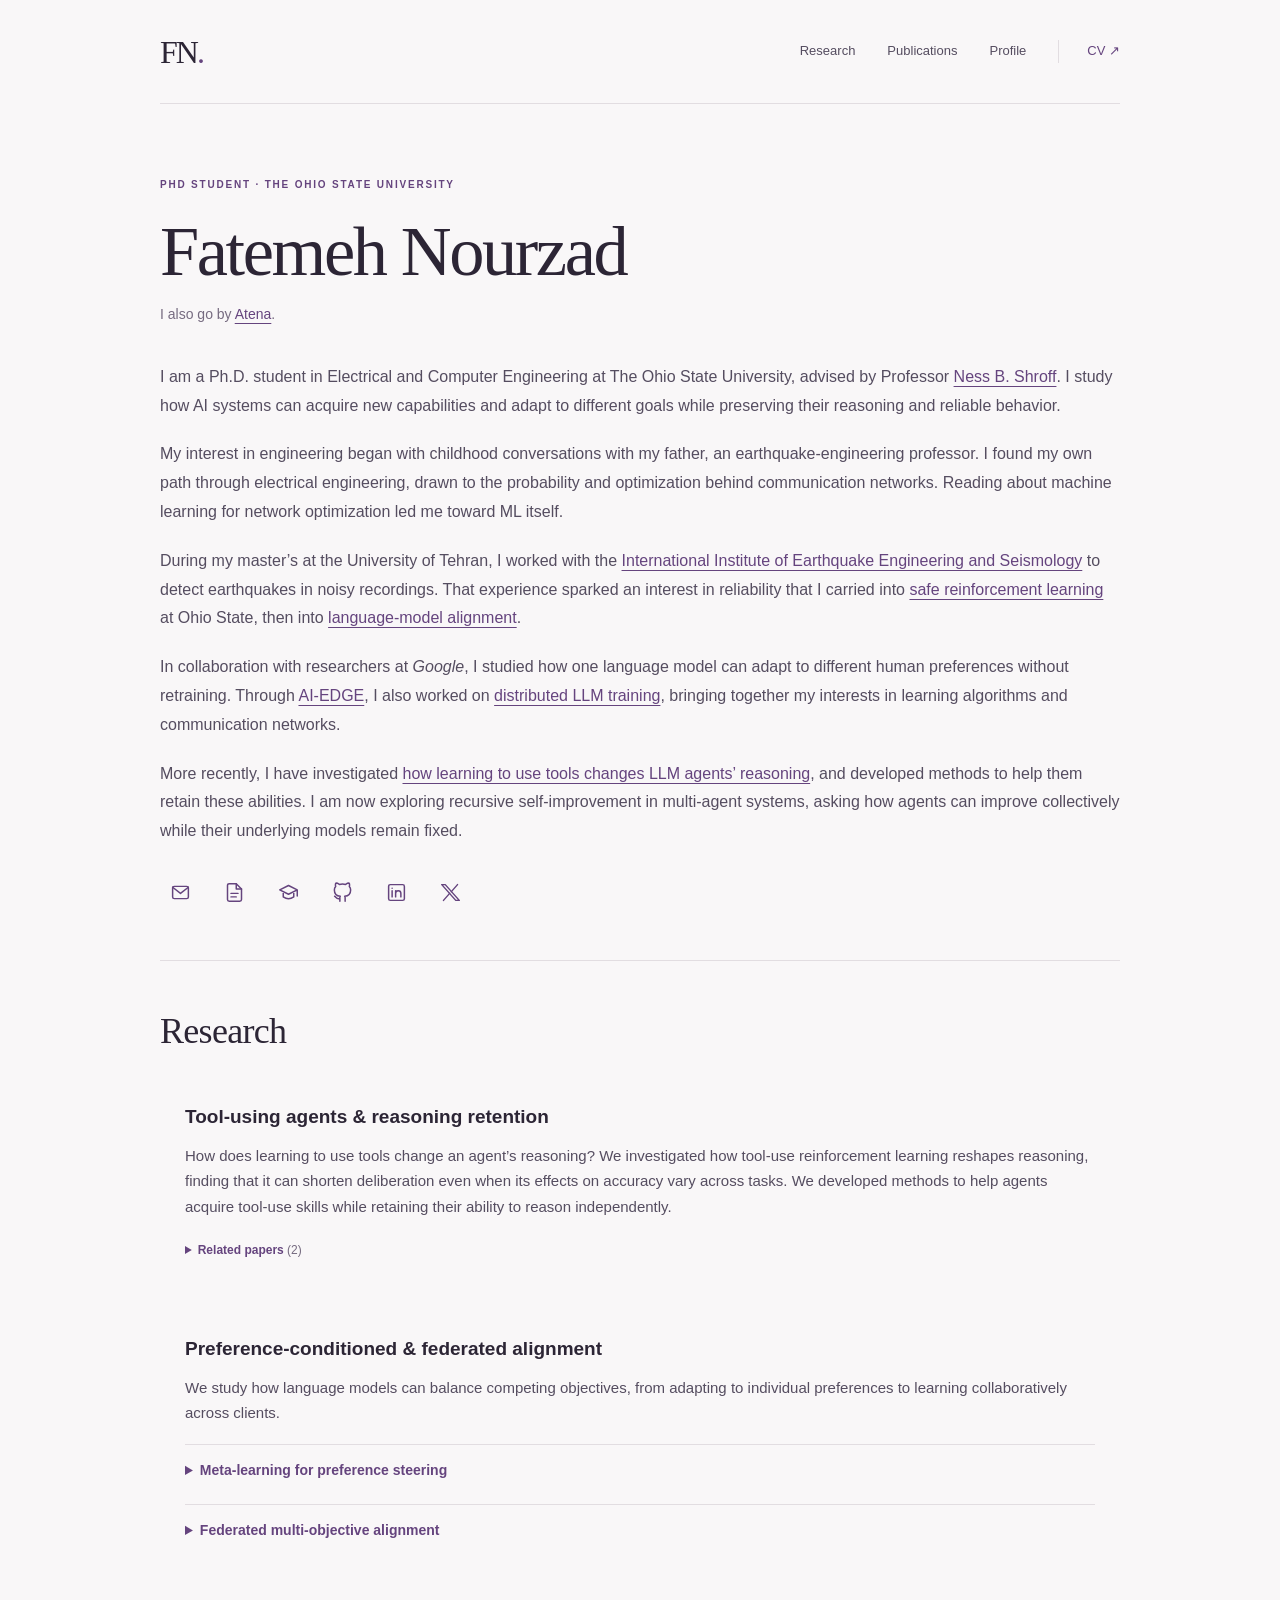
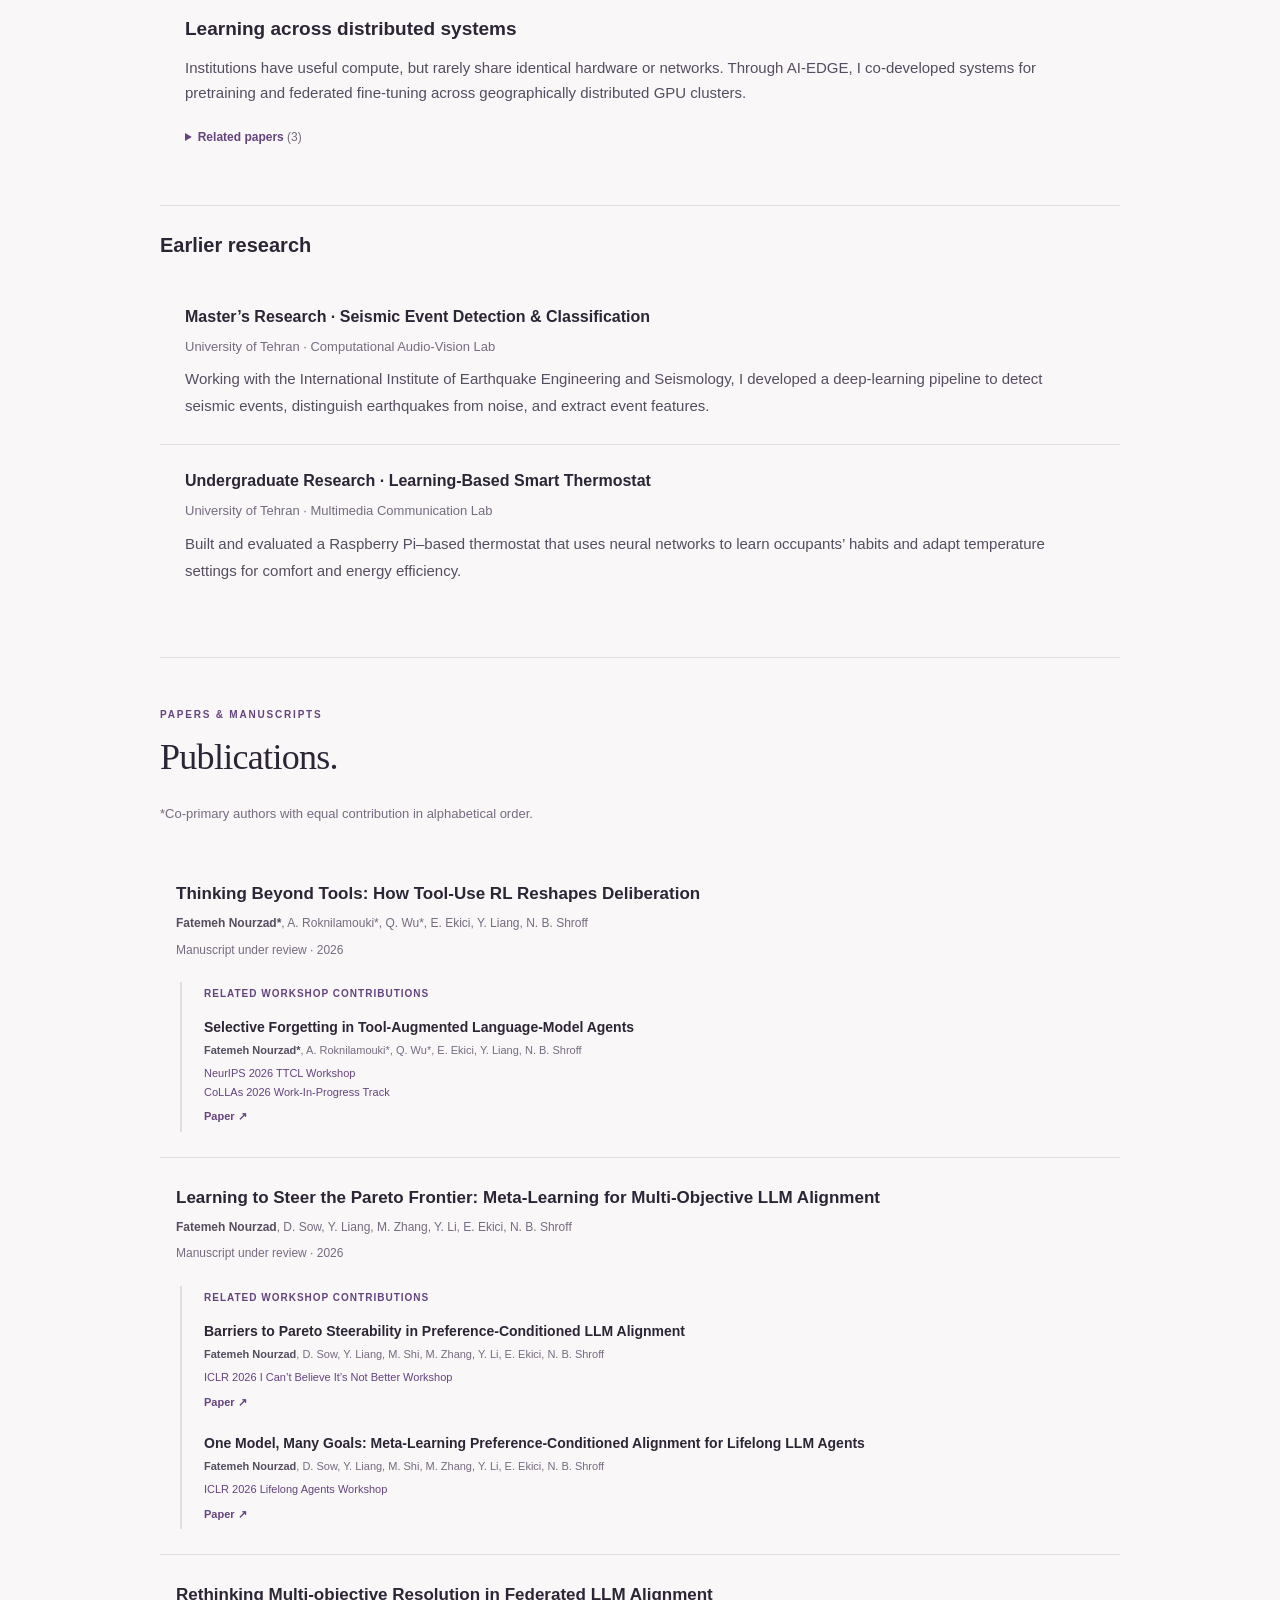
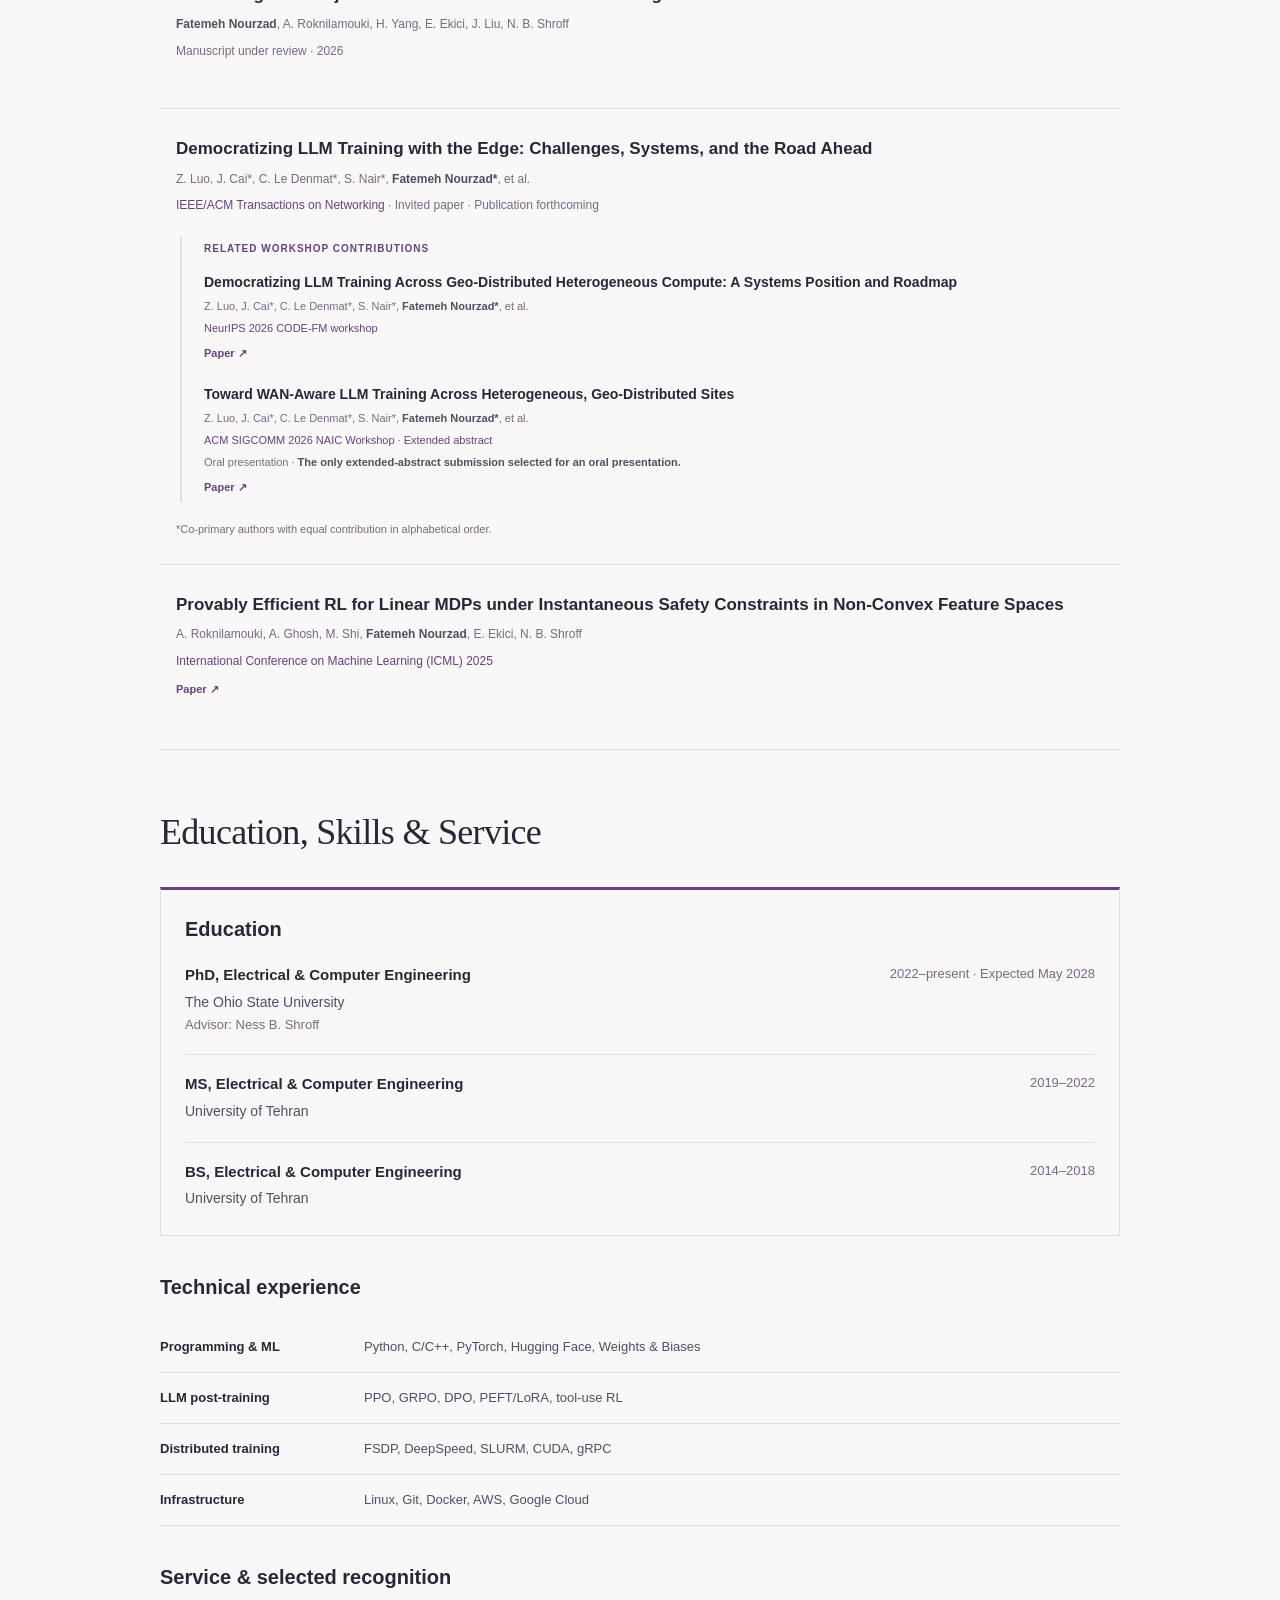
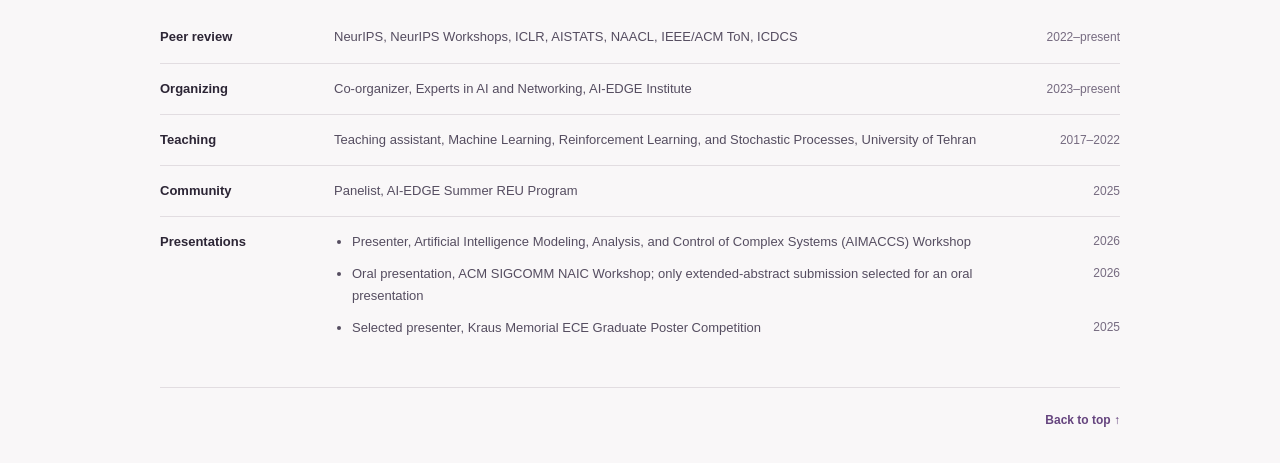
<file: index.html>
<!doctype html>
<html lang="en">
<head>
  <meta charset="utf-8">
  <meta name="viewport" content="width=device-width, initial-scale=1">
  <meta name="description" content="Fatemeh (Atena) Nourzad — PhD student at The Ohio State University researching language-model agents, multi-objective alignment, and distributed learning.">
  <meta name="theme-color" content="#f9f7f8">
  <title>Fatemeh Nourzad · Research</title>
  <link rel="stylesheet" href="styles.css">
</head>
<body>
<a class="skip" href="#main">Skip to content</a>
<header class="header wrap">
  <a class="wordmark" href="#home" aria-label="Fatemeh Nourzad, home">FN<span>.</span></a>
  <nav aria-label="Main navigation">
    <a href="#research">Research</a><a href="#publications">Publications</a><a href="#background">Profile</a><a class="nav-cv" href="cv.pdf">CV <span aria-hidden="true">↗</span></a>
  </nav>
</header>
<main id="main" class="wrap">
  <section id="home" class="intro" aria-labelledby="name">
    <p class="eyebrow">PhD student · The Ohio State University</p>
    <h1 id="name">Fatemeh Nourzad<span class="preferred">I also go by <a href="https://en.wikipedia.org/wiki/Athena">Atena</a>.</span></h1>
    <div class="intro-grid">
      <div>
        <p class="bio">I am a Ph.D. student in Electrical and Computer Engineering at The Ohio State University, advised by Professor <a href="https://u.osu.edu/shroff-11/">Ness B. Shroff</a>. I study how AI systems can acquire new capabilities and adapt to different goals while preserving their reasoning and reliable behavior.</p>
        <p class="bio">My interest in engineering began with childhood conversations with my father, an earthquake-engineering professor. I found my own path through electrical engineering, drawn to the probability and optimization behind communication networks. Reading about machine learning for network optimization led me toward ML itself.</p>
        <p class="bio">During my master’s at the University of Tehran, I worked with the <a href="https://www.iiees.ac.ir/en/">International Institute of Earthquake Engineering and Seismology</a> to detect earthquakes in noisy recordings. That experience sparked an interest in reliability that I carried into <a href="#pub-icml">safe reinforcement learning</a> at Ohio State, then into <a href="#research-alignment">language-model alignment</a>.</p>
        <p class="bio">In collaboration with researchers at <em>Google</em>, I studied how one language model can adapt to different human preferences without retraining. Through <a href="https://aiedge.osu.edu">AI-EDGE</a>, I also worked on <a href="#research-systems">distributed LLM training</a>, bringing together my interests in learning algorithms and communication networks.</p>
        <p class="bio">More recently, I have investigated <a href="#research-agents">how learning to use tools changes LLM agents’ reasoning</a>, and developed methods to help them retain these abilities. I am now exploring recursive self-improvement in multi-agent systems, asking how agents can improve collectively while their underlying models remain fixed.</p>
        <div class="contact-links" aria-label="Professional links"><a href="mailto:nourzad.1@osu.edu" aria-label="Email" title="Email"><svg class="social-icon" aria-hidden="true" focusable="false" viewBox="0 0 24 24"><rect x="3" y="5" width="18" height="14" rx="2"/><path d="m3 6 9 7 9-7"/></svg></a><a href="cv.pdf" aria-label="Curriculum vitae (PDF)" title="Curriculum vitae (PDF)"><svg class="social-icon" aria-hidden="true" focusable="false" viewBox="0 0 24 24"><path d="M14 2H6a2 2 0 0 0-2 2v16a2 2 0 0 0 2 2h12a2 2 0 0 0 2-2V8z"/><path d="M14 2v6h6M8 13h8M8 17h6"/></svg></a><a href="https://scholar.google.com/citations?user=0tPAHdUAAAAJ&amp;hl=en" aria-label="Google Scholar" title="Google Scholar"><svg class="social-icon" aria-hidden="true" focusable="false" viewBox="0 0 24 24"><path d="m2 9 10-5 10 5-10 5zM6 11v6c4 3 8 3 12 0v-6M22 9v7"/></svg></a><a href="https://github.com/atinourzad" aria-label="GitHub" title="GitHub"><svg class="social-icon" aria-hidden="true" focusable="false" viewBox="0 0 24 24"><path d="M9 19c-4.3 1.3-4.3-2.2-6-2.7M15 22v-3.5c0-1 .1-1.6-.5-2.2 3.3-.4 6.8-1.6 6.8-7.3 0-1.6-.6-2.9-1.5-3.9.1-.4.7-1.9-.2-3.8 0 0-1.2-.4-4 1.5a13.5 13.5 0 0 0-7.2 0c-2.8-1.9-4-1.5-4-1.5-.9 1.9-.3 3.4-.2 3.8C3.3 6.1 2.7 7.4 2.7 9c0 5.7 3.5 6.9 6.8 7.3-.5.5-.6 1.2-.5 2.2V22"/></svg></a><a href="https://www.linkedin.com/in/fatemeh-nourzad/" aria-label="LinkedIn" title="LinkedIn"><svg class="social-icon" aria-hidden="true" focusable="false" viewBox="0 0 24 24"><rect x="3" y="3" width="18" height="18" rx="2"/><path d="M7 10v7M7 7v.1M11 17v-7M11 13a3 3 0 0 1 6 0v4"/></svg></a><a href="https://x.com/atinourzad?s=11" aria-label="X" title="X"><svg class="social-icon" aria-hidden="true" focusable="false" viewBox="0 0 24 24"><path d="m4 3 16 18h-4L0 3z" transform="translate(2 0)"/><path d="m20 3-7 8M4 21l7-8"/></svg></a></div>
      </div>
    </div>
  </section>

  <section id="research" class="section" aria-labelledby="research-title">
    <div class="section-heading"><div><h2 id="research-title">Research</h2></div></div>
    <article class="research-row" id="research-agents"><div><h3>Tool-using agents &amp; reasoning retention</h3><p>How does learning to use tools change an agent’s reasoning? We investigated how tool-use reinforcement learning reshapes reasoning, finding that it can shorten deliberation even when its effects on accuracy vary across tasks. We developed methods to help agents acquire tool-use skills while retaining their ability to reason independently.</p><details class="related-papers"><summary>Related papers <span class="paper-count">(2)</span></summary><ul><li><a href="#pub-agents">Selective Forgetting in Tool-Augmented Language-Model Agents</a><span>NeurIPS 2026 TTCL Workshop<br>CoLLAs 2026 Work-In-Progress Track</span></li><li><a href="#pub-deliberation">Thinking Beyond Tools: How Tool-Use RL Reshapes Deliberation</a><span>Manuscript under review · 2026</span></li></ul></details></div></article>
    <article class="research-row" id="research-alignment"><div><h3>Preference-conditioned &amp; federated alignment</h3><p>We study how language models can balance competing objectives, from adapting to individual preferences to learning collaboratively across clients.</p><details class="project-detail" id="research-meta"><summary>Meta-learning for preference steering</summary><div class="project-content"><p>In collaboration with researchers at <em>Google</em>, we developed a meta-learning framework that trains a single language-model policy to respond to different preference combinations at inference time, without retraining. We evaluated how well it balances competing objectives and generalizes to unseen preferences, and investigated optimization and geometric barriers that can limit continuous steering.</p><details class="related-papers"><summary>Related papers <span class="paper-count">(3)</span></summary><ul><li><a href="#pub-frontier">Learning to Steer the Pareto Frontier: Meta-Learning for Multi-Objective LLM Alignment</a><span>Manuscript under review · 2026</span></li><li><a href="#pub-alignment">Barriers to Pareto Steerability in Preference-Conditioned LLM Alignment</a><span>ICLR 2026 I Can’t Believe It’s Not Better Workshop</span></li><li><a href="#pub-many-goals">One Model, Many Goals: Meta-Learning Preference-Conditioned Alignment for Lifelong LLM Agents</a><span>ICLR 2026 Lifelong Agents Workshop</span></li></ul></details></div></details><details class="project-detail" id="research-federated"><summary>Federated multi-objective alignment</summary><div class="project-content"><p>How can clients align a shared language model when their objectives conflict and their data remain local? We developed a federated multi-objective alignment framework in which clients solve regularized optimization problems locally. This controls cross-client objective disagreement and reduces communication by avoiding the transmission of separate gradients for every objective. We established finite-time Pareto-stationarity bounds and evaluated the method across heterogeneous clients.</p><details class="related-papers"><summary>Related papers <span class="paper-count">(1)</span></summary><ul><li><a href="#pub-rethinking">Rethinking Multi-objective Resolution in Federated LLM Alignment</a><span>Manuscript under review · 2026</span></li></ul></details></div></details></div></article>
    <article class="research-row" id="research-systems"><div><h3>Learning across distributed systems</h3><p>Institutions have useful compute, but rarely share identical hardware or networks. Through AI-EDGE, I co-developed systems for pretraining and federated fine-tuning across geographically distributed GPU clusters.</p><details class="related-papers"><summary>Related papers <span class="paper-count">(3)</span></summary><ul><li><a href="#pub-systems">Democratizing LLM Training with the Edge: Challenges, Systems, and the Road Ahead</a><span>IEEE/ACM ToN · Invited paper · Accepted · Publication forthcoming</span></li><li><a href="#pub-roadmap">Democratizing LLM Training Across Geo-Distributed Heterogeneous Compute: A Systems Position and Roadmap</a><span>NeurIPS 2026 CODE-FM workshop</span></li><li><a href="#pub-sigcomm">Toward WAN-Aware LLM Training Across Heterogeneous, Geo-Distributed Sites</a><span>ACM SIGCOMM NAIC Workshop · Extended abstract · Oral presentation · 2026</span></li></ul></details></div></article>
    <div class="earlier-research"><h3>Earlier research</h3><article class="earlier-project"><div class="earlier-project-heading"><h4>Master’s Research · Seismic Event Detection &amp; Classification</h4></div><p class="earlier-lab">University of Tehran · Computational Audio-Vision Lab</p><p>Working with the International Institute of Earthquake Engineering and Seismology, I developed a deep-learning pipeline to detect seismic events, distinguish earthquakes from noise, and extract event features.</p></article><article class="earlier-project"><div class="earlier-project-heading"><h4>Undergraduate Research · Learning-Based Smart Thermostat</h4></div><p class="earlier-lab">University of Tehran · Multimedia Communication Lab</p><p>Built and evaluated a Raspberry Pi–based thermostat that uses neural networks to learn occupants’ habits and adapt temperature settings for comfort and energy efficiency.</p></article></div>
  </section>

  <section id="publications" class="section" aria-labelledby="grouped-title"><div class="section-heading"><div><p class="eyebrow">Papers &amp; manuscripts</p><h2 id="grouped-title">Publications.</h2></div></div><p class="section-description">*Co-primary authors with equal contribution in alphabetical order.</p><div class="publication-group"><article class="publication" id="pub-deliberation"><div><h3>Thinking Beyond Tools: How Tool-Use RL Reshapes Deliberation</h3><p class="authors"><strong>Fatemeh Nourzad*</strong>, A. Roknilamouki*, Q. Wu*, E. Ekici, Y. Liang, N. B. Shroff</p><p class="venue muted">Manuscript under review · 2026</p></div></article><div class="nested-workshops"><p class="workshop-label">Related workshop contributions</p><ul class="workshop-list"><li id="pub-agents"><h4>Selective Forgetting in Tool-Augmented Language-Model Agents</h4><p class="authors"><strong>Fatemeh Nourzad*</strong>, A. Roknilamouki*, Q. Wu*, E. Ekici, Y. Liang, N. B. Shroff</p><p class="venue">NeurIPS 2026 TTCL Workshop<br>CoLLAs 2026 Work-In-Progress Track</p><a class="paper-link" href="https://openreview.net/pdf?id=LR42v6QEQr">Paper ↗</a></li></ul></div></div>
<div class="publication-group"><article class="publication" id="pub-frontier"><div><h3>Learning to Steer the Pareto Frontier: Meta-Learning for Multi-Objective LLM Alignment</h3><p class="authors"><strong>Fatemeh Nourzad</strong>, D. Sow, Y. Liang, M. Zhang, Y. Li, E. Ekici, N. B. Shroff</p><p class="venue muted">Manuscript under review · 2026</p></div></article><div class="nested-workshops"><p class="workshop-label">Related workshop contributions</p><ul class="workshop-list"><li id="pub-alignment"><h4>Barriers to Pareto Steerability in Preference-Conditioned LLM Alignment</h4><p class="authors"><strong>Fatemeh Nourzad</strong>, D. Sow, Y. Liang, M. Shi, M. Zhang, Y. Li, E. Ekici, N. B. Shroff</p><p class="venue">ICLR 2026 I Can’t Believe It’s Not Better Workshop</p><a class="paper-link" href="https://openreview.net/forum?id=GVlh3flsqF">Paper ↗</a></li><li id="pub-many-goals"><h4>One Model, Many Goals: Meta-Learning Preference-Conditioned Alignment for Lifelong LLM Agents</h4><p class="authors"><strong>Fatemeh Nourzad</strong>, D. Sow, Y. Liang, M. Shi, M. Zhang, Y. Li, E. Ekici, N. B. Shroff</p><p class="venue">ICLR 2026 Lifelong Agents Workshop</p><a class="paper-link" href="https://openreview.net/forum?id=2FVShQSae2">Paper ↗</a></li></ul></div></div>
<div class="publication-group"><article class="publication" id="pub-rethinking"><div><h3>Rethinking Multi-objective Resolution in Federated LLM Alignment</h3><p class="authors"><strong>Fatemeh Nourzad</strong>, A. Roknilamouki, H. Yang, E. Ekici, J. Liu, N. B. Shroff</p><p class="venue muted">Manuscript under review · 2026</p></div></article></div>
<div class="publication-group"><article class="publication" id="pub-systems"><div><h3>Democratizing LLM Training with the Edge: Challenges, Systems, and the Road Ahead</h3><p class="authors">Z. Luo, J. Cai*, C. Le Denmat*, S. Nair*, <strong>Fatemeh Nourzad*</strong>, et al.</p><p class="venue">IEEE/ACM Transactions on Networking <span>· Invited paper · Publication forthcoming</span></p></div></article><div class="nested-workshops"><p class="workshop-label">Related workshop contributions</p><ul class="workshop-list"><li id="pub-roadmap"><h4><a href="https://openreview.net/pdf?id=pezODLJ0Fc">Democratizing LLM Training Across Geo-Distributed Heterogeneous Compute: A Systems Position and Roadmap</a></h4><p class="authors">Z. Luo, J. Cai*, C. Le Denmat*, S. Nair*, <strong>Fatemeh Nourzad*</strong>, et al.</p><p class="venue">NeurIPS 2026 CODE-FM workshop</p><a class="paper-link" href="https://openreview.net/pdf?id=pezODLJ0Fc">Paper ↗</a></li><li id="pub-sigcomm"><h4><a href="https://dl.acm.org/doi/pdf/10.1145/3789240.3828748">Toward WAN-Aware LLM Training Across Heterogeneous, Geo-Distributed Sites</a></h4><p class="authors">Z. Luo, J. Cai*, C. Le Denmat*, S. Nair*, <strong>Fatemeh Nourzad*</strong>, et al.</p><p class="venue">ACM SIGCOMM 2026 NAIC Workshop · Extended abstract</p><p class="authors">Oral presentation · <strong>The only extended-abstract submission selected for an oral presentation.</strong></p><a class="paper-link" href="https://dl.acm.org/doi/pdf/10.1145/3789240.3828748">Paper ↗</a></li></ul></div><p class="authorship-note">*Co-primary authors with equal contribution in alphabetical order.</p></div>
<div class="publication-group"><article class="publication" id="pub-icml"><div><h3><a href="https://proceedings.mlr.press/v267/roknilamouki25a.html">Provably Efficient RL for Linear MDPs under Instantaneous Safety Constraints in Non-Convex Feature Spaces</a></h3><p class="authors">A. Roknilamouki, A. Ghosh, M. Shi, <strong>Fatemeh Nourzad</strong>, E. Ekici, N. B. Shroff</p><p class="venue">International Conference on Machine Learning (ICML) 2025</p><a class="paper-link" href="https://proceedings.mlr.press/v267/roknilamouki25a.html">Paper ↗</a></div></article></div></section>

  <section id="background" class="section" aria-labelledby="background-title">
    <div class="section-heading"><div><h2 id="background-title">Education, Skills &amp; Service</h2></div></div>
    <div class="background-grid">
      <section class="background-panel" aria-labelledby="education-heading">
        <h3 id="education-heading">Education</h3>
        <div class="background-item education-row"><div class="education-copy"><h4>PhD, Electrical &amp; Computer Engineering</h4><p>The Ohio State University</p><p class="detail">Advisor: Ness B. Shroff</p></div><p class="date">2022–present · Expected May 2028</p></div>
        <div class="background-item education-row"><div class="education-copy"><h4>MS, Electrical &amp; Computer Engineering</h4><p>University of Tehran</p></div><p class="date">2019–2022</p></div>
        <div class="background-item education-row"><div class="education-copy"><h4>BS, Electrical &amp; Computer Engineering</h4><p>University of Tehran</p></div><p class="date">2014–2018</p></div>
      </section>
      
    </div>
    
<section class="technical-experience" aria-labelledby="technical-heading">
      <h3 id="technical-heading">Technical experience</h3>
      <dl class="technical-list">
        <div><dt>Programming &amp; ML</dt><dd>Python, C/C++, PyTorch, Hugging Face, Weights &amp; Biases</dd></div>
        <div><dt>LLM post-training</dt><dd>PPO, GRPO, DPO, PEFT/LoRA, tool-use RL</dd></div>
        <div><dt>Distributed training</dt><dd>FSDP, DeepSpeed, SLURM, CUDA, gRPC</dd></div>
        <div><dt>Infrastructure</dt><dd>Linux, Git, Docker, AWS, Google Cloud</dd></div>
      </dl>
    </section>
    <div class="service">
      <h3 class="group-heading">Service &amp; selected recognition</h3>
      <dl>
        <div><dt>Peer review</dt><dd><span class="service-copy">NeurIPS, NeurIPS Workshops, ICLR, AISTATS, NAACL, IEEE/ACM ToN, ICDCS</span><span class="service-date">2022–present</span></dd></div>
        <div><dt>Organizing</dt><dd><span class="service-copy">Co-organizer, Experts in AI and Networking, AI-EDGE Institute</span><span class="service-date">2023–present</span></dd></div>
        <div><dt>Teaching</dt><dd><span class="service-copy">Teaching assistant, Machine Learning, Reinforcement Learning, and Stochastic Processes, University of Tehran</span><span class="service-date">2017–2022</span></dd></div>
        <div><dt>Community</dt><dd><span class="service-copy">Panelist, AI-EDGE Summer REU Program</span><span class="service-date">2025</span></dd></div>
        <div><dt>Presentations</dt><dd class="presentation-cell">
          <ul class="presentation-list">
            <li><span class="presentation-copy">Presenter, Artificial Intelligence Modeling, Analysis, and Control of Complex Systems (AIMACCS) Workshop</span><span class="service-date">2026</span></li>
            <li><span class="presentation-copy">Oral presentation, ACM SIGCOMM NAIC Workshop; only extended-abstract submission selected for an oral presentation</span><span class="service-date">2026</span></li>
            <li><span class="presentation-copy">Selected presenter, Kraus Memorial ECE Graduate Poster Competition</span><span class="service-date">2025</span></li>
          </ul>
        </dd></div>
      </dl>
    </div>
  </section>
<div class="page-end"><a href="#home">Back to top <span aria-hidden="true">↑</span></a></div>
</main>
<script src="interactions.js" defer></script>
<script src="font-preview.js" defer></script>
</body>
</html>
</file>
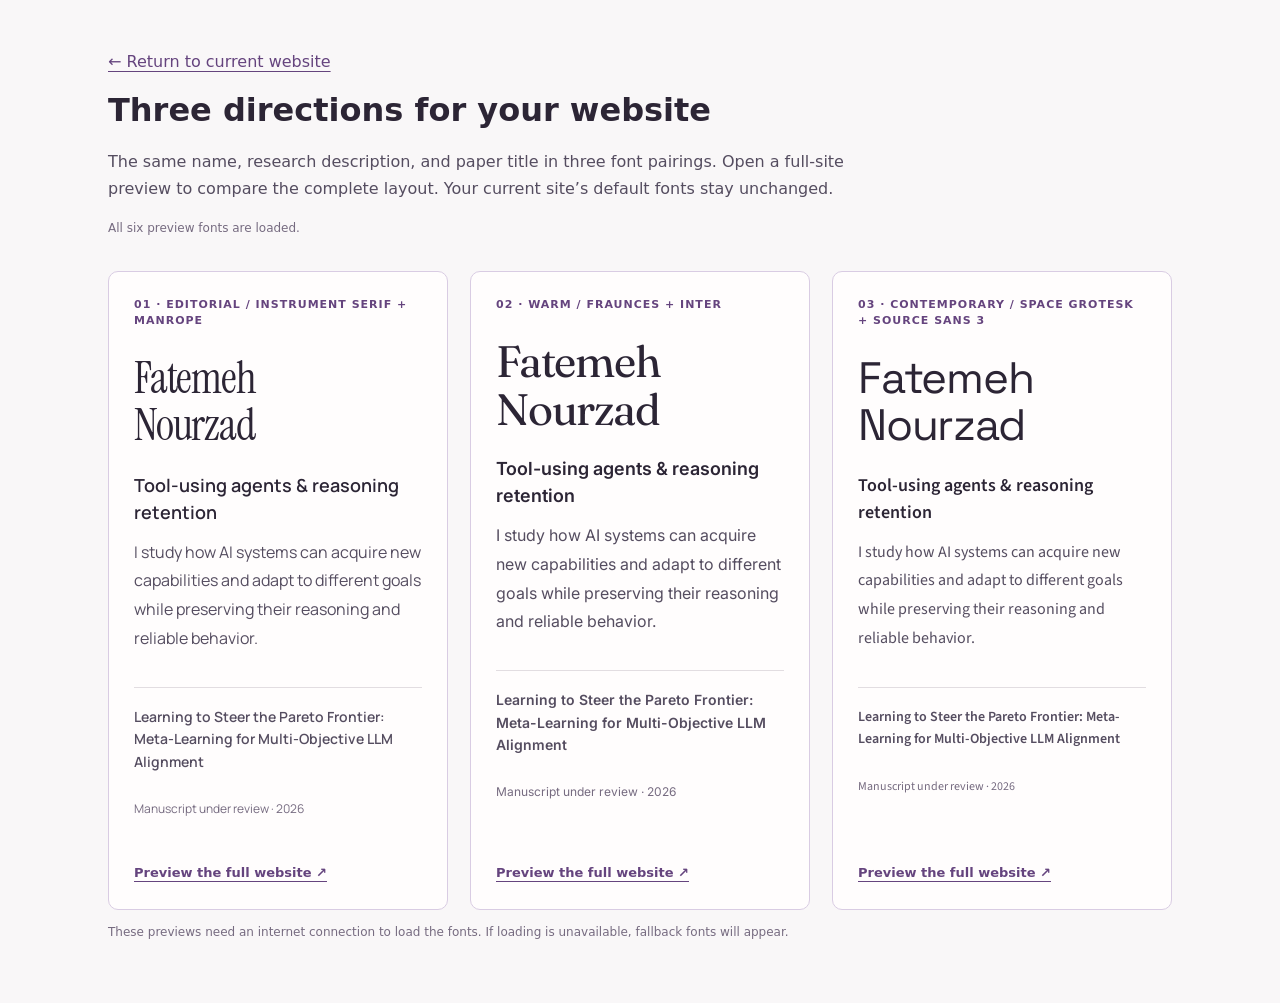
<file: font-demos.html>
<!doctype html>
<html lang="en"><head><meta charset="utf-8"><meta name="viewport" content="width=device-width,initial-scale=1">
<title>Font demos · Fatemeh Nourzad</title>
<link rel="stylesheet" href="https://fonts.googleapis.com/css2?family=Instrument+Serif:ital@0;1&amp;family=Manrope:wght@400;500;600&amp;family=Fraunces:opsz,wght@9..144,400;9..144,600&amp;family=Inter:ital,wght@0,400;0,600;1,400&amp;family=Space+Grotesk:wght@400;500;600&amp;family=Source+Sans+3:ital,wght@0,400;0,600;1,400&amp;display=swap">
<style>
*{box-sizing:border-box}body{margin:0;background:#f9f7f8;color:#554d60;font:16px/1.7 system-ui,sans-serif}
main{max-width:1120px;margin:0 auto;padding:48px 28px}a{color:#65447e;text-underline-offset:4px}h1,h2,h3{color:#2c2535}h1{font-size:32px;line-height:1.3;margin:15px 0}
.intro{max-width:75ch}.status{font-size:12px;color:#766b80}
.grid{display:grid;grid-template-columns:repeat(3,minmax(0,1fr));gap:22px;margin-top:32px}
article{border:1px solid #d9cce3;border-radius:10px;background:#fffdfd;padding:25px;display:flex;flex-direction:column}
.label{font:600 11px/1.5 system-ui,sans-serif;text-transform:uppercase;letter-spacing:1px;color:#65447e;margin:0 0 25px}
.specimen-name{font:400 44px/1.08 var(--heading);letter-spacing:-1.2px;margin:0 0 22px}
article h3{font:600 18px/1.5 var(--body);margin:0 0 12px}article .sample{font:400 16px/1.8 var(--body);margin:0 0 20px}
article .paper{font:600 14px/1.6 var(--body);padding-top:18px;border-top:1px solid #e2dde1}
article .meta{font:400 12px/1.6 var(--body);color:#766b80;margin-bottom:24px}.preview{margin-top:auto;padding-top:20px;font-size:13px;font-weight:600}
.editorial{--heading:"Instrument Serif",Georgia,serif;--body:Manrope,Arial,sans-serif}
.warm{--heading:Fraunces,Georgia,serif;--body:Inter,Arial,sans-serif}
.modern{--heading:"Space Grotesk",Arial,sans-serif;--body:"Source Sans 3",Arial,sans-serif}
@media(max-width:850px){.grid{grid-template-columns:1fr}article{padding:25px}.specimen-name{font-size:48px}}
a:focus-visible{outline:2px solid #65447e;outline-offset:4px}
</style></head><body><main>
<a href="index.html#home">← Return to current website</a>
<h1>Three directions for your website</h1>
<p class="intro">The same name, research description, and paper title in three font pairings. Open a full-site preview to compare the complete layout. Your current site’s default fonts stay unchanged.</p>
<p class="status" id="font-status">Loading preview fonts from Google Fonts…</p>
<div class="grid">
<article class="editorial"><p class="label">01 · Editorial / Instrument Serif + Manrope</p><h2 class="specimen-name">Fatemeh<br>Nourzad</h2><h3>Tool-using agents &amp; reasoning retention</h3><p class="sample">I study how AI systems can acquire new capabilities and adapt to different goals while preserving their reasoning and reliable behavior.</p><p class="paper">Learning to Steer the Pareto Frontier: Meta-Learning for Multi-Objective LLM Alignment</p><p class="meta">Manuscript under review · 2026</p><a class="preview" href="index.html?font=editorial#home">Preview the full website ↗</a></article>
<article class="warm"><p class="label">02 · Warm / Fraunces + Inter</p><h2 class="specimen-name">Fatemeh<br>Nourzad</h2><h3>Tool-using agents &amp; reasoning retention</h3><p class="sample">I study how AI systems can acquire new capabilities and adapt to different goals while preserving their reasoning and reliable behavior.</p><p class="paper">Learning to Steer the Pareto Frontier: Meta-Learning for Multi-Objective LLM Alignment</p><p class="meta">Manuscript under review · 2026</p><a class="preview" href="index.html?font=warm#home">Preview the full website ↗</a></article>
<article class="modern"><p class="label">03 · Contemporary / Space Grotesk + Source Sans 3</p><h2 class="specimen-name">Fatemeh<br>Nourzad</h2><h3>Tool-using agents &amp; reasoning retention</h3><p class="sample">I study how AI systems can acquire new capabilities and adapt to different goals while preserving their reasoning and reliable behavior.</p><p class="paper">Learning to Steer the Pareto Frontier: Meta-Learning for Multi-Objective LLM Alignment</p><p class="meta">Manuscript under review · 2026</p><a class="preview" href="index.html?font=modern#home">Preview the full website ↗</a></article>
</div>
<p class="status">These previews need an internet connection to load the fonts. If loading is unavailable, fallback fonts will appear.</p>
</main><script src="font-demo-status.js" defer></script></body></html>
</file>
<file: styles.css>
:root{--paper:#f9f7f8;--ink:#2c2535;--body:#554d60;--plum:#65447e;--muted:#766b80;--line:#e2dde1;--wash:#f0ebef;--serif:Georgia,'Times New Roman',serif;--sans:-apple-system,BlinkMacSystemFont,'Segoe UI',Arial,sans-serif}
*{box-sizing:border-box}html{scroll-behavior:smooth;scroll-padding-top:24px}body{margin:0;background:var(--paper);color:var(--body);font:16px/1.7 var(--sans);-webkit-font-smoothing:antialiased}a{color:var(--plum);text-underline-offset:4px;text-decoration-thickness:1px}a:hover{text-decoration:underline;color:#452b5b}a:focus-visible{outline:2px solid var(--plum);outline-offset:5px;border-radius:2px}p,h1,h2,h3,h4{margin:0}h1,h2,h3,h4{color:var(--ink)}.wrap{width:min(1040px,calc(100% - 96px));margin:auto}.header{height:104px;display:flex;align-items:center;justify-content:space-between;border-bottom:1px solid var(--line)}.wordmark{font:32px/1 var(--serif);color:var(--ink);text-decoration:none;letter-spacing:-2px}.wordmark span{color:var(--plum)}nav{display:flex;align-items:center;gap:32px}nav a{font-size:13px;color:var(--body);text-decoration:none}nav .nav-cv{border-left:1px solid var(--line);padding-left:28px;color:var(--plum)}.intro{padding:72px 0 74px}.eyebrow{color:var(--plum);font-size:10px;font-weight:650;letter-spacing:1.8px;text-transform:uppercase}h1{font:normal clamp(48px,5.5vw,72px)/1.12 var(--serif);letter-spacing:-2.4px;margin:19px 0 38px}.preferred{display:block;font:14px/1.5 var(--sans);letter-spacing:0;color:var(--muted);margin-top:13px}.intro-grid{display:block;max-width:760px}.lead{font:26px/1.4 var(--serif);color:var(--ink);margin-bottom:20px}.bio{font-size:16px;line-height:1.8;max-width:760px}.affiliation{font-size:14px;margin-top:17px;max-width:580px}.contact-links{display:flex;gap:23px;flex-wrap:wrap;margin-top:26px}.contact-links a,.small-link{font-size:12px;font-weight:600;text-decoration:none}.contact-links span{font-weight:400;margin-left:3px}.section{border-top:1px solid var(--line);padding:48px 0 62px;scroll-margin-top:30px}.section-heading{display:flex;align-items:flex-end;justify-content:space-between;gap:25px;margin-bottom:32px}h2{font:normal 36px/1.25 var(--serif);letter-spacing:-.7px;margin-top:12px}.section-index{font-size:9px;letter-spacing:1.4px;color:var(--muted);white-space:nowrap;padding-bottom:6px}.research-row{display:grid;grid-template-columns:65px 1fr;border-top:1px solid var(--line);padding:28px 0}.number{font:italic 22px/1.5 var(--serif);color:#9681a8}h3{font-weight:550;font-size:19px;line-height:1.5;margin-bottom:11px}.research-row p{font-size:15px;max-width:790px}.research-row .contribution{font-size:13px;line-height:1.8;color:var(--muted);margin-top:12px}.contribution strong{font-weight:600;color:var(--body)}.research-row .small-link{display:inline-block;margin-top:15px}.earlier-work{display:grid;grid-template-columns:150px 1fr;gap:20px;padding:24px;background:var(--wash);margin-top:14px}.earlier-work .eyebrow{padding-top:4px;font-size:9px}.earlier-work p{font-size:13px}.section-description{font-size:13px;max-width:650px;margin-top:-9px;margin-bottom:29px;color:var(--muted)}.group-heading{font-size:10px;letter-spacing:1.3px;text-transform:uppercase;color:var(--plum);font-weight:650;margin:37px 0 5px}.publication{display:grid;grid-template-columns:65px 1fr;border-bottom:1px solid var(--line);padding:22px 0;scroll-margin-top:30px}.pub-year{font-size:12px;color:var(--muted);padding-top:2px;font-variant-numeric:tabular-nums}.publication h4{font-size:16px;font-weight:550;line-height:1.5;max-width:850px}.publication h4 a{color:var(--ink);text-decoration:none}.publication h4 a:hover{color:var(--plum);text-decoration:underline}.authors{font-size:12px;line-height:1.7;margin-top:7px;color:var(--muted)}.authors strong{font-weight:600;color:var(--body)}.venue{font-size:12px;margin-top:6px;color:var(--plum)}.venue span,.muted{color:var(--muted)}.paper-link{font-size:11px;display:inline-block;margin-top:9px;text-decoration:none;font-weight:600}.background-grid{display:grid;grid-template-columns:1fr 1fr;gap:65px}.first{margin-top:0;margin-bottom:23px}.background-item{margin-bottom:25px}.date{color:var(--muted);font-size:11px;margin-bottom:5px}.background-item h4{font-size:14px;font-weight:600}.background-item p:not(.date){font-size:13px}.detail{font-size:12px;color:var(--muted)}.service{margin-top:25px}dl{margin:15px 0 0}dl>div{display:grid;grid-template-columns:150px 1fr;gap:25px;padding:14px 0;border-bottom:1px solid var(--line);font-size:13px}dt{color:var(--ink);font-weight:550}dd{margin:0}footer{border-top:1px solid var(--line);padding:32px 0 45px;display:flex;align-items:center;justify-content:space-between;gap:30px;font-size:11px;color:var(--muted)}.footer-name{font:19px/1.5 var(--serif);color:var(--ink);margin-bottom:5px}footer a{white-space:nowrap;text-decoration:none}.skip{position:fixed;top:-100px;left:20px;padding:10px 16px;background:var(--ink);color:white;z-index:10}.skip:focus{top:12px}
@media(min-width:1600px){.wrap{width:1100px}.intro{padding-top:85px}}
@media(max-width:900px){.wrap{width:calc(100% - 64px)}.intro-grid{display:block;max-width:760px}.lead{font-size:23px}.desktop-break{display:none}.background-grid{gap:35px}h2{font-size:32px}.section-index{display:none}}
@media(max-width:640px){.wrap{width:calc(100% - 40px)}.header{height:80px}nav{gap:16px}nav a{font-size:11px}nav .nav-cv{padding-left:14px}.wordmark{font-size:28px}.intro{padding:43px 0 45px}h1{font-size:46px;letter-spacing:-1.7px;margin-bottom:27px}.eyebrow{font-size:9px;letter-spacing:1.3px}.intro-grid{display:block;max-width:760px}.lead{font-size:25px}.bio{font-size:15px}.contact-links{gap:21px}.section{padding:34px 0 40px}.section-heading{align-items:start;margin-bottom:25px;gap:18px}.section-heading>.small-link{font-size:10px;white-space:nowrap;padding-top:5px}h2{font-size:29px}h3{font-size:18px}.research-row,.publication{grid-template-columns:39px 1fr}.research-row{padding:23px 0}.research-row p{font-size:14px}.number{font-size:19px}.earlier-work{grid-template-columns:1fr;gap:10px;padding:20px}.publication h4{font-size:15px}.pub-year{font-size:10px}.authors{font-size:11px}.background-grid{grid-template-columns:1fr;gap:8px}.background-grid>div+div{margin-top:16px}dl>div{grid-template-columns:1fr;gap:5px}footer{align-items:start;flex-direction:column;gap:17px}.preferred{font-size:12px}.group-heading{font-size:9px}}
@media(prefers-reduced-motion:reduce){html{scroll-behavior:auto}}

.bio + .bio{margin-top:20px}


.related-papers{margin-top:16px}
.related-papers summary{width:fit-content;cursor:pointer;color:var(--plum);font-size:12px;font-weight:600;padding:5px 0}
.related-papers summary:hover{text-decoration:underline;text-underline-offset:4px}
.related-papers summary:focus-visible{outline:2px solid var(--plum);outline-offset:5px}
.paper-count{font-weight:400;color:var(--muted)}
.related-papers ul{list-style:none;margin:12px 0 0;padding:0 20px;background:var(--wash);border-left:2px solid var(--plum)}
.related-papers li{padding:14px 0}
.related-papers li+li{border-top:1px solid var(--line)}
.related-papers li a{display:block;font-size:14px;line-height:1.5;text-decoration:none}
.related-papers li a:hover{text-decoration:underline}
.related-papers li>span{display:block;font-size:11px;color:var(--muted);margin-top:5px}
.publication.is-linked{background:var(--wash);box-shadow:inset 3px 0 var(--plum)}

.publication-comparison{display:flex;flex-wrap:wrap;gap:12px 24px;align-items:center;border-top:1px solid var(--line);padding:20px 0;font-size:12px}
.publication-comparison>span{font-weight:600;color:var(--ink);width:100%}
.publication-comparison a{font-size:12px}
.publication-group{padding:5px 0 25px;border-bottom:1px solid var(--line)}
.publication-group .publication{border:0;grid-template-columns:minmax(0,1fr)}
.publication-group .publication h3{font-size:17px;font-weight:550;line-height:1.5;margin:0}
.publication-group .publication h3 a{color:var(--ink);text-decoration:none}
.publication-group .publication h3 a:hover{color:var(--plum);text-decoration:underline}
.publication-group .pub-year{font-size:11px}
.nested-workshops{margin:0 0 0 20px;border-left:2px solid var(--line);padding:3px 0 3px 22px}
.workshop-label{font-size:10px;letter-spacing:1px;text-transform:uppercase;color:var(--plum);margin-bottom:14px;font-weight:600}
.workshop-list{list-style:none;margin:0;padding:0}
.workshop-list li{position:relative;padding:0 0 18px;scroll-margin-top:30px}
.workshop-list li:last-child{padding-bottom:0}
.workshop-list h4{font-size:14px;font-weight:550;line-height:1.6;margin:0}
.workshop-list h4 a{color:var(--ink);text-decoration:none}
.workshop-list h4 a:hover{color:var(--plum);text-decoration:underline}
.workshop-year{font-size:10px;color:var(--muted)}
.workshop-list .authors{font-size:11px;margin-top:3px}
.workshop-list .venue{font-size:11px;margin-top:4px}
.workshop-list .paper-link{margin-top:5px}
.workshop-list li.is-linked{background:var(--wash)}
@media(max-width:640px){.publication-group .publication{grid-template-columns:1fr;gap:6px}.nested-workshops{margin-left:0;padding-left:16px}.publication-group .publication h3{font-size:16px}.publication-comparison{gap:12px}.publication-comparison a{font-size:11px}}

.project-detail{margin-top:18px;border-top:1px solid var(--line)}
.project-detail summary{padding:14px 0 3px;cursor:pointer;font-size:14px;font-weight:600;color:var(--plum)}
.project-detail summary:hover{text-decoration:underline;text-underline-offset:4px}
.project-detail summary:focus-visible{outline:2px solid var(--plum);outline-offset:4px}
.project-content{padding:14px 18px 18px;margin-top:8px;border-left:2px solid var(--line)}
.research-row .project-content>p{font-size:14px}
.research-row .project-content .project-paper-label{font-size:10px;text-transform:uppercase;letter-spacing:1px;color:var(--plum);font-weight:600;margin-top:20px}
.project-papers{list-style:none;padding:0;margin:8px 0 0}
.project-papers li{padding:10px 0}
.project-papers li+li{border-top:1px solid var(--line)}
.project-papers a{display:block;font-size:13px;line-height:1.6;text-decoration:none}
.project-papers a:hover{text-decoration:underline}
.project-papers span{display:block;font-size:11px;margin-top:4px;color:var(--muted)}
@media(max-width:640px){.project-content{padding-left:14px;padding-right:0}.project-detail summary{font-size:13px}}

.background-grid{gap:32px;align-items:stretch}
.background-panel{padding:24px;border:1px solid var(--line);border-top:3px solid var(--plum);background:var(--wash);margin:0}
.background-panel>h3{font:24px/1.3 var(--serif);color:var(--ink);margin:0 0 24px;letter-spacing:0;text-transform:none}
.background-panel .background-item{padding-bottom:18px;margin-bottom:18px;border-bottom:1px solid var(--line)}
.background-panel .background-item:last-child{border-bottom:0;padding-bottom:0;margin-bottom:0}
.research-row[id],.project-detail[id]{scroll-margin-top:30px}
.research-row.is-linked,.project-detail.is-linked{background:var(--wash)}
@media(max-width:900px){.background-grid{grid-template-columns:1fr;gap:24px}}
@media(max-width:640px){.background-panel{padding:20px}.nested-workshops{margin-left:0}.background-panel>h3{font-size:22px}}

.publication-group .publication{padding:22px 16px}
.authorship-note{font-size:11px;line-height:1.7;color:var(--muted);margin:18px 16px 0}
.presentation-list{margin:0;padding-left:18px}
.presentation-list li+li{margin-top:10px}

/* Balanced spacing on either side of each main divider. */
main.wrap>.intro{padding-bottom:48px}
main.wrap>.section{padding:48px 0;margin-top:0;border-top:1px solid var(--line)}
main.wrap>.section+.section{margin-top:0}
#research .section-heading{margin-bottom:24px}
#research-title{margin-top:0}

#publications>.publication-group:last-child{border-bottom:0;padding-bottom:0}
#publications>.publication-group:last-child>.publication{padding-bottom:0}
.service dl>div:last-child{border-bottom:0;padding-bottom:0}
main.wrap>footer{border-top:1px solid var(--line);padding-top:48px}
@media(max-width:640px){
 main.wrap>.intro{padding-bottom:40px}
 main.wrap>.section{padding:40px 0}
 main.wrap>footer{padding-top:40px}
}

/* Balance the introduction within the page and remove the number gutter. */
main.wrap>#home{max-width:860px;margin-inline:auto}
#home .intro-grid,#home .bio{max-width:none}
#research .research-row{grid-template-columns:minmax(0,1fr)}
.technical-experience{margin:36px 0 0;padding:0;border:0}
.technical-experience>h3{font:24px/1.3 var(--serif);margin:0 0 18px}
.technical-list{margin:0}
.technical-list>div{grid-template-columns:180px minmax(0,1fr);gap:24px}
.technical-list dt{font-size:13px}
.technical-list dd{font-size:13px}
@media(max-width:640px){.technical-list>div{grid-template-columns:1fr;gap:5px}.technical-experience>h3{font-size:22px}}

/* Raised research cards: pointer, keyboard, and incoming links. */
#research .research-row{
 position:relative;
 margin:8px 0 20px;
 padding:24px;
 border:1px solid transparent;
 border-radius:10px;
 background:transparent;
 transform:translateY(0);
 box-shadow:0 0 0 rgba(69,43,91,0);
 transition:transform 180ms ease,box-shadow 180ms ease,background-color 180ms ease,border-color 180ms ease;
}
#research .research-row.is-linked,
#research .research-row:has(:focus-visible){
 background:#fffefe;
 border-color:#cbb9db;
 transform:translateY(-5px);
 box-shadow:0 14px 28px -10px rgba(69,43,91,.30),0 3px 8px rgba(69,43,91,.07),inset 0 1px 0 rgba(255,255,255,.9);
}
@media(hover:hover) and (pointer:fine){
 #research .research-row:hover{
  background:#fffefe;
  border-color:#cbb9db;
  transform:translateY(-5px);
  box-shadow:0 14px 28px -10px rgba(69,43,91,.30),0 3px 8px rgba(69,43,91,.07),inset 0 1px 0 rgba(255,255,255,.9);
 }
}
@media(max-width:640px){#research .research-row{padding:18px}}
@media(prefers-reduced-motion:reduce){
 #research .research-row{transition:none}
 #research .research-row.is-linked,
 #research .research-row:has(:focus-visible),
 #research .research-row:hover{transform:none}
}


/* A single full-width sequence avoids uneven background columns. */
#background .background-grid{grid-template-columns:minmax(0,1fr);align-items:start;gap:28px}
#background .technical-experience{margin-top:36px}

/* Education uses the full width, with dates aligned opposite the degree. */
#background .education-row{display:grid;grid-template-columns:minmax(0,1fr) auto;gap:24px;align-items:start}
#background .education-row .date{font-size:14px;line-height:1.6;text-align:right;margin:0}
#background .education-copy h4{font-size:17px;line-height:1.5;margin:0 0 5px}
#background .education-copy p{font-size:15px;line-height:1.7}
#background .education-copy .detail{font-size:14px}
.earlier-research{margin-top:28px;padding-top:24px;border-top:1px solid var(--line)}
.earlier-research>h3{font:24px/1.3 var(--serif);margin:0 0 15px}
.earlier-intro{font-size:14px;margin-bottom:20px}
.earlier-project{padding:20px 0;border-top:1px solid var(--line)}
.earlier-project-heading{display:flex;align-items:baseline;justify-content:space-between;gap:24px}
.earlier-project-heading h4{font-size:16px;font-weight:550;line-height:1.5}
.earlier-project-heading .date{font-size:12px;white-space:nowrap;margin:0}
.earlier-project .earlier-lab{font-size:13px;color:var(--plum);margin:7px 0}
.earlier-project>p:last-child{font-size:14px;line-height:1.8;max-width:85ch}
@media(max-width:640px){
 #background .education-row{grid-template-columns:minmax(0,1fr);gap:8px}
 #background .education-row .date{text-align:left;font-size:12px}
 #background .education-copy h4{font-size:16px}
 .earlier-project-heading{flex-direction:column;gap:7px}
 .earlier-project-heading .date{white-space:normal}
}

/* Unified type hierarchy: serif page titles, sans-serif content headings. */
h1,h2{font-family:var(--serif);color:var(--ink)}
h3,h4,summary,dt{font-family:var(--sans)}
#research .research-row h3{font-size:19px;font-weight:600;line-height:1.5}
.earlier-research>h3,
.background-panel>h3,
.technical-experience>h3,
.service>.group-heading{
 font:600 20px/1.5 var(--sans);
 color:var(--ink);
 letter-spacing:0;
 text-transform:none;
 margin:0 0 20px;
}
.earlier-research>.earlier-project:first-of-type{border-top:0;padding-top:4px}
.earlier-project-heading h4{font-size:16px;font-weight:600;color:var(--ink)}
.earlier-project .earlier-lab{font-size:13px;color:var(--muted)}
.earlier-project>p:last-child{font-size:15px;color:var(--body)}
#background .education-copy h4{font:600 15px/1.5 var(--sans);margin-bottom:4px}
#background .education-copy p{font-size:14px;color:var(--body)}
#background .education-copy .detail{font-size:13px;color:var(--muted)}
#background .education-row .date{font-size:13px;color:var(--muted)}
.service{margin-top:36px}
.service dl>div{grid-template-columns:150px minmax(0,1fr);gap:24px;font-size:13px}
.service dd:not(.presentation-cell){display:grid;grid-template-columns:minmax(0,1fr) auto;gap:24px;align-items:baseline}
.service-copy,.presentation-copy{color:var(--body);min-width:0}
.service-date{font:400 12px/1.7 var(--sans);color:var(--muted);white-space:nowrap;text-align:right}
.service .presentation-list{list-style:disc;padding-left:18px}
.service .presentation-list li{display:list-item;position:relative;padding-right:110px;min-height:1.7em}
.service .presentation-list .service-date{position:absolute;right:0;top:0}
@media(max-width:640px){
 .service dl>div{grid-template-columns:minmax(0,1fr);gap:8px}
 .service dd:not(.presentation-cell){gap:14px}
 .service .presentation-list li{padding-right:58px}
 .earlier-research>h3,.background-panel>h3,.technical-experience>h3,.service>.group-heading{font-size:19px}
 #background .education-copy h4{font-size:15px}
 #background .education-row .date{text-align:right}
}

/* One shared centered column and matching research-entry insets. */
.wrap{width:min(960px,calc(100% - 80px))}
main.wrap>#home{max-width:none;margin-inline:0}
#home .intro-grid,#home .bio{max-width:none}
#research .earlier-project{padding:24px;border:1px solid transparent;border-top-color:var(--line)}
#research .earlier-project:first-of-type{padding:24px;border-top-color:transparent}
#research .research-row p,
#research .earlier-project>p:last-child{max-width:none}
@media(max-width:640px){
 .wrap{width:calc(100% - 40px)}
 #research .earlier-project,
 #research .earlier-project:first-of-type{padding:18px}
}

.publication,.workshop-list>li,.project-detail{transition:background-color 350ms ease,box-shadow 350ms ease}
@media(prefers-reduced-motion:reduce){.publication,.workshop-list>li,.project-detail{transition:none}}

/* Icons retain visible labels and keyboard focus. */
.contact-links a{display:inline-flex;align-items:center;gap:7px}
.contact-links a>span{margin:0;font-weight:600}
.social-icon{width:17px;height:17px;flex:none;fill:none;stroke:currentColor;stroke-width:1.7;stroke-linecap:round;stroke-linejoin:round}
/* Active section indicator; never moves the navigation text. */
.header nav a{position:relative}
.header nav a[aria-current="location"]{color:var(--plum)}
.header nav a[aria-current="location"]::after{content:"";position:absolute;left:0;right:0;bottom:-8px;height:2px;background:var(--plum);border-radius:2px}
.related-papers ul{background:#fffefe;border:1px solid #d9cce3;border-left:3px solid #bca4ce;border-radius:6px;padding:4px 18px}
.related-papers li+li{border-color:#d6cadf}
.project-content .related-papers{margin-top:20px}
.project-content .related-papers ul{margin-top:10px}
.page-end{border-top:1px solid var(--line);padding:22px 0 32px;display:flex;justify-content:flex-end}
.page-end a{font-size:12px;font-weight:600;text-decoration:none}
:root[data-font-preview="editorial"]{--serif:"Instrument Serif",Georgia,serif;--sans:"Manrope",Arial,sans-serif}
:root[data-font-preview="warm"]{--serif:"Fraunces",Georgia,serif;--sans:"Inter",Arial,sans-serif}
:root[data-font-preview="modern"]{--serif:"Space Grotesk",Arial,sans-serif;--sans:"Source Sans 3",Arial,sans-serif}
:root[data-font-preview] h1{font-weight:400;letter-spacing:-.04em}

/* Keep reading surfaces near white; purple is reserved for accents. */
.background-panel{background:transparent}
.publication.is-linked,.workshop-list>li.is-linked,.project-detail.is-linked{background:#fffefe}
.contact-links{gap:14px;align-items:center}
.contact-links a{display:inline-flex;align-items:center;justify-content:center;min-width:40px;min-height:40px;border-radius:7px}
.contact-links a:hover{background:#f0ebef;text-decoration:none}
.contact-links .social-icon{width:21px;height:21px}
</file>
